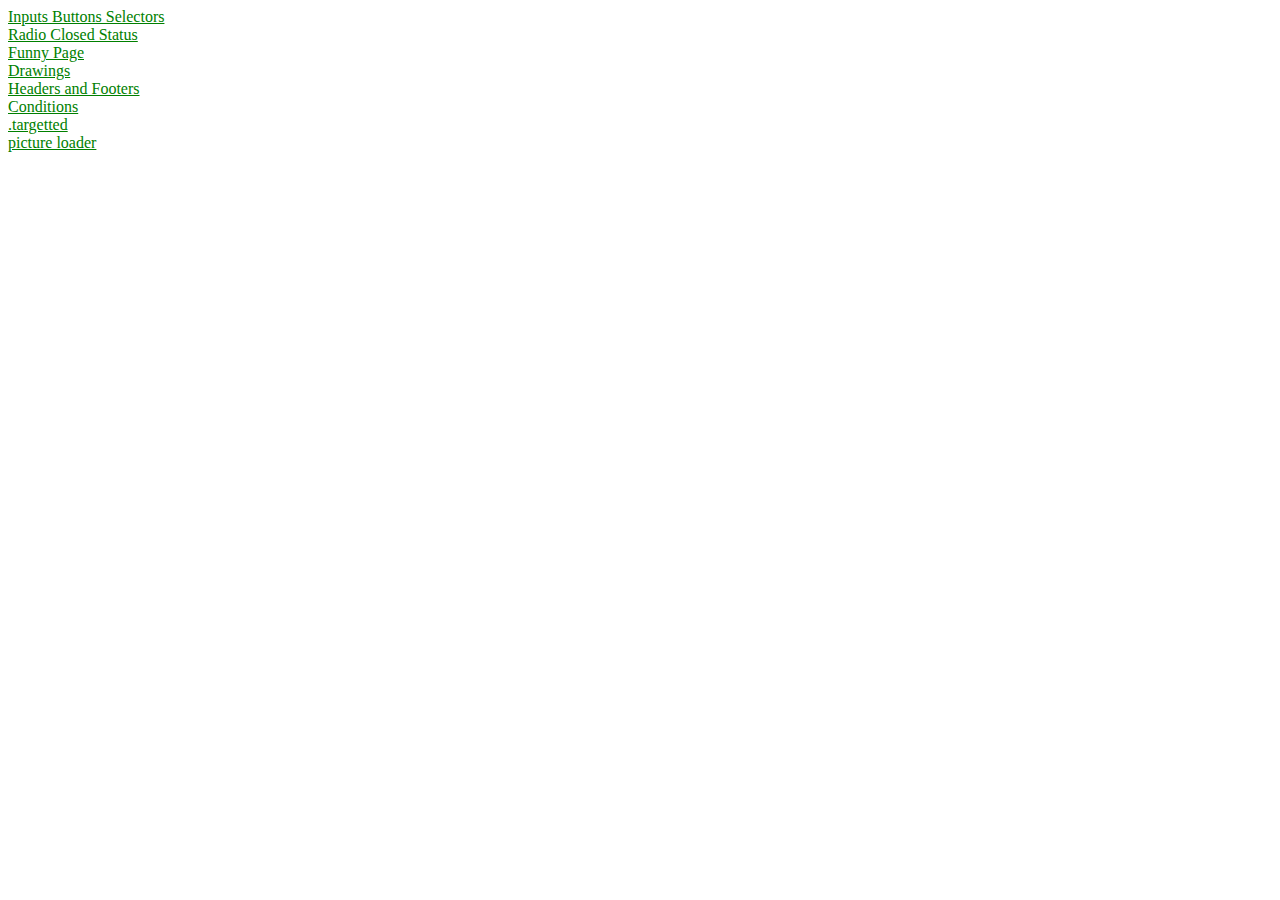
<file: index.html>
<!DOCTYPE html>
<html lang="en">
<head>
    <meta charset="UTF-8">
    <meta http-equiv="X-UA-Compatible" content="IE=edge">
    <meta name="viewport" content="width=device-width, initial-scale=1.0">
    <title>Layout</title>
    <link href="https://fonts.googleapis.com/icon?family=Material+Icons" rel="stylesheet">
    <title>Main</title>
</head>
<body link="green">
    <a href="inputs_buttons_selectors/index.html">Inputs Buttons Selectors</a>
    <br>
    <a href="radio_closed_status/index.html">Radio Closed Status</a>
    <br>
    <a href="funny_page/index.html">Funny Page</a>
    <br>
    <a href="drawings/index.html">Drawings</a>
    <br>
    <a href="headers_footers">Headers and Footers</a>
    <br>
    <a href="conditions">Conditions</a>
    <br>
    <a href="targetted page">.targetted</a>
    <br>
    <a href="pic_input">picture loader</a>
</body>
</html>
</file>
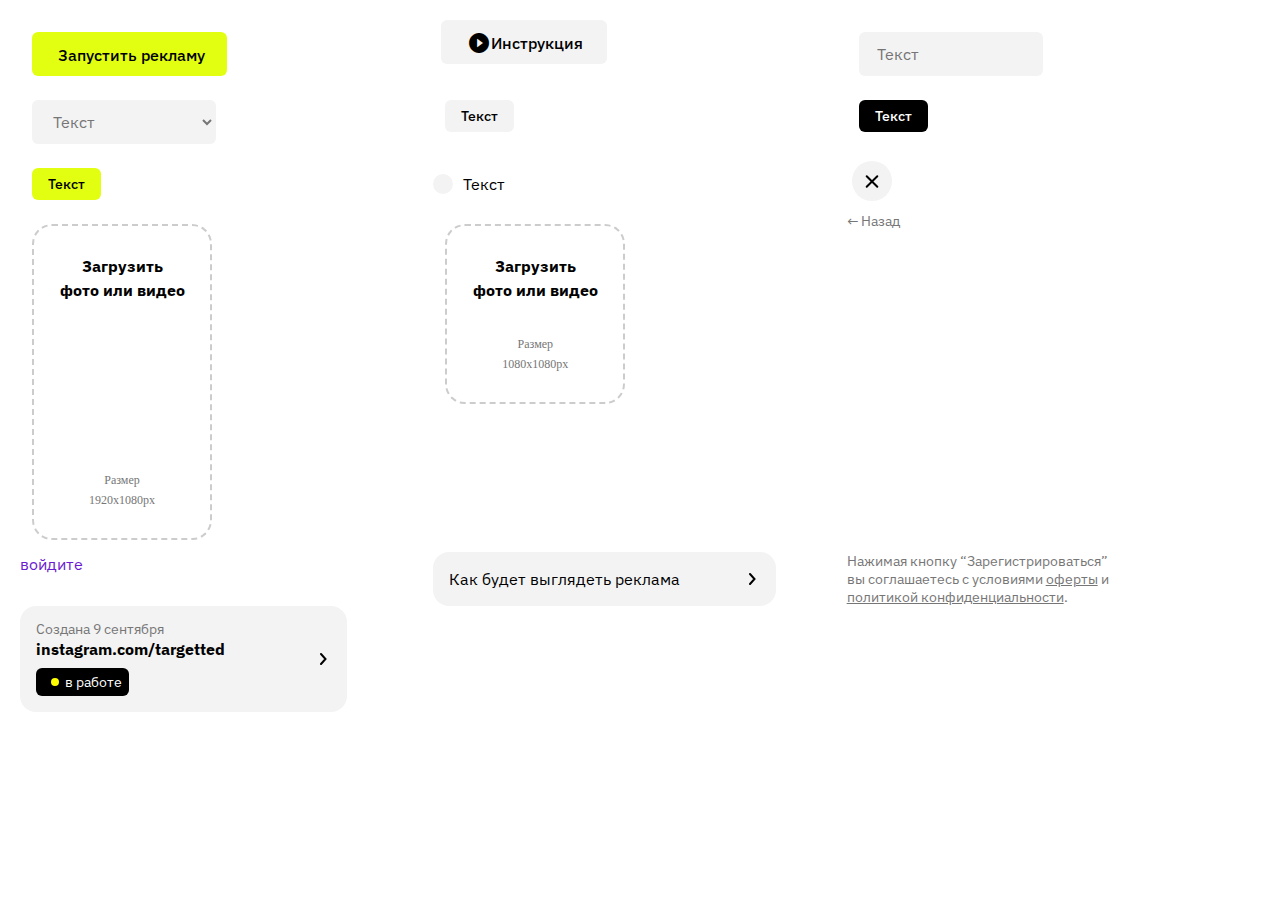
<file: conditions/index.html>
<!DOCTYPE html>
<html lang="en">

<head>
    <meta charset="UTF-8">
    <meta http-equiv="X-UA-Compatible" content="IE=edge">
    <meta name="viewport" content="width=device-width, initial-scale=1.0">
    <title>Conditions</title>
    <link rel="stylesheet" href="styles.css">
    <link rel="stylesheet" href="media-queries.css">
    <link rel="preconnect" href="https://fonts.googleapis.com">
    <link rel="preconnect" href="https://fonts.gstatic.com" crossorigin>
    <link href="https://fonts.googleapis.com/css2?family=IBM+Plex+Sans:wght@400;700&display=swap" rel="stylesheet">
    <link href="https://fonts.googleapis.com/icon?family=Material+Icons" rel="stylesheet">
</head>

<body>
    <div class="columns">




        <button class="element button_start_add">Запустить рекламу</button>
        <button class="element button_istruction"><i class="material-icons">play_circle_filled</i>Инструкция</button>
        <input type="text" placeholder="Текст" class="element input_element">
        <select name="" id="" class="element selector_element">
            <option value="1">Текст</option>
        </select>
        <button class="element small_button grey_button">Текст</button>
        <button class="element small_button black_button">Текст</button>
        <button class="element small_button yellow_button">Текст</button>

        <label for="myRadioId" class="radio">
            <input type="radio" name="myRadioField" id="myRadioId" class="radio_input">
            <div class="radio_radio"></div>
            Текст
        </label>

        <div class="closeV"></div>

        <div class="pic_load pic_load_big">
            <h1>Загрузить<br>фото или видео</h1>
            <div class="sizes">
                <h2>Размер<br>1920x1080px</h2>
            </div>
        </div>

        <div class="pic_load pic_load_small">
            <h1>Загрузить<br>фото или видео</h1>
            <h2>Размер<br>1080x1080px</h2>
        </div>

        <div class="back">← Назад</div>

        <div class="enter">войдите</div>

        <div class="button_how_will_the_add_look">
            Как будет выглядеть реклама <img src="..\svg\arrow_icon.svg" alt=""
                class="button_how_will_the_add_look_icon">
        </div>

        <div class="policy">Нажимая кнопку “Зарегистрироваться” вы соглашаетесь с условиями <a href=""
                class="oferta">оферты</a> и <a href="" class="policy_inner">политикой конфиденциальности</a>.</div>

        <div class="instagram_button">
            <p>Создана 9 сентября</p>
            <h3>instagram.com/targetted</h3>
            <div class="status black_status">
                <div class="status_ellipse" style="background-color:yellow;"></div>
                <div class="status_text"> в работе</div>
                <img src="..\svg\arrow_icon.svg" alt="" class="arrow_icon">
            </div>
        </div>
    </div>
</body>

</html>
</file>
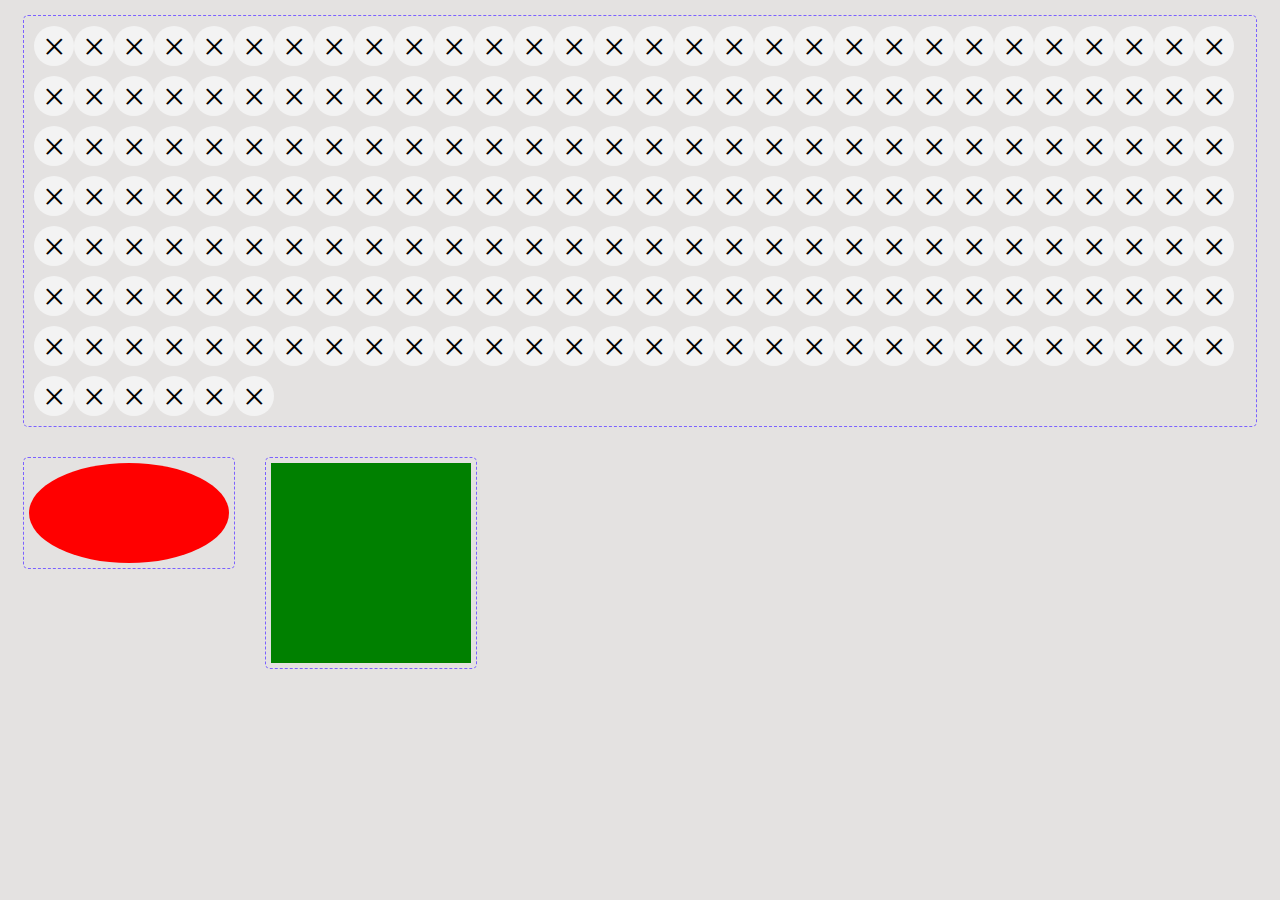
<file: funny_page/index.html>
<!DOCTYPE html>
<html lang="en">
<head>
    <meta charset="UTF-8">
    <meta http-equiv="X-UA-Compatible" content="IE=edge">
    <meta name="viewport" content="width=device-width, initial-scale=1.0">
    <title>Fun</title>
    <link rel="stylesheet" href="style.css">
</head>
<body>
    <div class="block">
        <div class="close close_white"></div>
        <div class="close close_white"></div>
        <div class="close close_white"></div>
        <div class="close close_white"></div>
        <div class="close close_white"></div>
        <div class="close close_white"></div>
        <div class="close close_white"></div>
        <div class="close close_white"></div>
        <div class="close close_white"></div>
        <div class="close close_white"></div>
        <div class="close close_white"></div>
        <div class="close close_white"></div>
        <div class="close close_white"></div>
        <div class="close close_white"></div>
        <div class="close close_white"></div>
        <div class="close close_white"></div>
        <div class="close close_white"></div>
        <div class="close close_white"></div>
        <div class="close close_white"></div>
        <div class="close close_white"></div>
        <div class="close close_white"></div>
        <div class="close close_white"></div>
        <div class="close close_white"></div>
        <div class="close close_white"></div>
        <div class="close close_white"></div>
        <div class="close close_white"></div>
        <div class="close close_white"></div>
        <div class="close close_white"></div>
        <div class="close close_white"></div>
        <div class="close close_white"></div>
        <div class="close close_white"></div>
        <div class="close close_white"></div>
        <div class="close close_white"></div>
        <div class="close close_white"></div>
        <div class="close close_white"></div>
        <div class="close close_white"></div>
        <div class="close close_white"></div>
        <div class="close close_white"></div>
        <div class="close close_white"></div>
        <div class="close close_white"></div>
        <div class="close close_white"></div>
        <div class="close close_white"></div>
        <div class="close close_white"></div>
        <div class="close close_white"></div>
        <div class="close close_white"></div>
        <div class="close close_white"></div>
        <div class="close close_white"></div>
        <div class="close close_white"></div>
        <div class="close close_white"></div>
        <div class="close close_white"></div>
        <div class="close close_white"></div>
        <div class="close close_white"></div>
        <div class="close close_white"></div>
        <div class="close close_white"></div>
        <div class="close close_white"></div>
        <div class="close close_white"></div>
        <div class="close close_white"></div>
        <div class="close close_white"></div>
        <div class="close close_white"></div>
        <div class="close close_white"></div>
        <div class="close close_white"></div>
        <div class="close close_white"></div>
        <div class="close close_white"></div>
        <div class="close close_white"></div>
        <div class="close close_white"></div>
        <div class="close close_white"></div>
        <div class="close close_white"></div>
        <div class="close close_white"></div>
        <div class="close close_white"></div>
        <div class="close close_white"></div>
        <div class="close close_white"></div>
        <div class="close close_white"></div>
        <div class="close close_white"></div>
        <div class="close close_white"></div>
        <div class="close close_white"></div>
        <div class="close close_white"></div>
        <div class="close close_white"></div>
        <div class="close close_white"></div>
        <div class="close close_white"></div>
        <div class="close close_white"></div>
        <div class="close close_white"></div>
        <div class="close close_white"></div>
        <div class="close close_white"></div>
        <div class="close close_white"></div>
        <div class="close close_white"></div>
        <div class="close close_white"></div>
        <div class="close close_white"></div>
        <div class="close close_white"></div>
        <div class="close close_white"></div>
        <div class="close close_white"></div>
        <div class="close close_white"></div>
        <div class="close close_white"></div>
        <div class="close close_white"></div>
        <div class="close close_white"></div>
        <div class="close close_white"></div>
        <div class="close close_white"></div>
        <div class="close close_white"></div>
        <div class="close close_white"></div>
        <div class="close close_white"></div>
        <div class="close close_white"></div>
        <div class="close close_white"></div>
        <div class="close close_white"></div>
        <div class="close close_white"></div>
        <div class="close close_white"></div>
        <div class="close close_white"></div>
        <div class="close close_white"></div>
        <div class="close close_white"></div>
        <div class="close close_white"></div>
        <div class="close close_white"></div>
        <div class="close close_white"></div>
        <div class="close close_white"></div>
        <div class="close close_white"></div>
        <div class="close close_white"></div>
        <div class="close close_white"></div>
        <div class="close close_white"></div>
        <div class="close close_white"></div>
        <div class="close close_white"></div>
        <div class="close close_white"></div>
        <div class="close close_white"></div>
        <div class="close close_white"></div>
        <div class="close close_white"></div>
        <div class="close close_white"></div>
        <div class="close close_white"></div>
        <div class="close close_white"></div>
        <div class="close close_white"></div>
        <div class="close close_white"></div>
        <div class="close close_white"></div>
        <div class="close close_white"></div>
        <div class="close close_white"></div>
        <div class="close close_white"></div>
        <div class="close close_white"></div>
        <div class="close close_white"></div>
        <div class="close close_white"></div>
        <div class="close close_white"></div>
        <div class="close close_white"></div>
        <div class="close close_white"></div>
        <div class="close close_white"></div>
        <div class="close close_white"></div>
        <div class="close close_white"></div>
        <div class="close close_white"></div>
        <div class="close close_white"></div>
        <div class="close close_white"></div>
        <div class="close close_white"></div>
        <div class="close close_white"></div>
        <div class="close close_white"></div>
        <div class="close close_white"></div>
        <div class="close close_white"></div>
        <div class="close close_white"></div>
        <div class="close close_white"></div>
        <div class="close close_white"></div>
        <div class="close close_white"></div>
        <div class="close close_white"></div>
        <div class="close close_white"></div>
        <div class="close close_white"></div>
        <div class="close close_white"></div>
        <div class="close close_white"></div>
        <div class="close close_white"></div>
        <div class="close close_white"></div>
        <div class="close close_white"></div>
        <div class="close close_white"></div>
        <div class="close close_white"></div>
        <div class="close close_white"></div>
        <div class="close close_white"></div>
        <div class="close close_white"></div>
        <div class="close close_white"></div>
        <div class="close close_white"></div>
        <div class="close close_white"></div>
        <div class="close close_white"></div>
        <div class="close close_white"></div>
        <div class="close close_white"></div>
        <div class="close close_white"></div>
        <div class="close close_white"></div>
        <div class="close close_white"></div>
        <div class="close close_white"></div>
        <div class="close close_white"></div>
        <div class="close close_white"></div>
        <div class="close close_white"></div>
        <div class="close close_white"></div>
        <div class="close close_white"></div>
        <div class="close close_white"></div>
        <div class="close close_white"></div>
        <div class="close close_white"></div>
        <div class="close close_white"></div>
        <div class="close close_white"></div>
        <div class="close close_white"></div>
        <div class="close close_white"></div>
        <div class="close close_white"></div>
        <div class="close close_white"></div>
        <div class="close close_white"></div>
        <div class="close close_white"></div>
        <div class="close close_white"></div>
        <div class="close close_white"></div>
        <div class="close close_white"></div>
        <div class="close close_white"></div>
        <div class="close close_white"></div>
        <div class="close close_white"></div>
        <div class="close close_white"></div>
        <div class="close close_white"></div>
        <div class="close close_white"></div>
        <div class="close close_white"></div>
        <div class="close close_white"></div>
        <div class="close close_white"></div>
        <div class="close close_white"></div>
        <div class="close close_white"></div>
        <div class="close close_white"></div>
        <div class="close close_white"></div>
        <div class="close close_white"></div>
        <div class="close close_white"></div>
        <div class="close close_white"></div>
        <div class="close close_white"></div>
        <div class="close close_white"></div>
        <div class="close close_white"></div>
        <div class="close close_white"></div>
        <div class="close close_white"></div>
        <div class="close close_white"></div>
        <div class="close close_white"></div>
        
        
    </div>


    <div class="blocks">
        <div class="block block_ellips">
                

            <div class="ellips ">
                <div class="in_circle_magic">
                </div>
            </div>

        </div>

        <div class="block_square">
            <div class="square "></div>
        </div>

       
    </div>
</body>
</html>
</file>
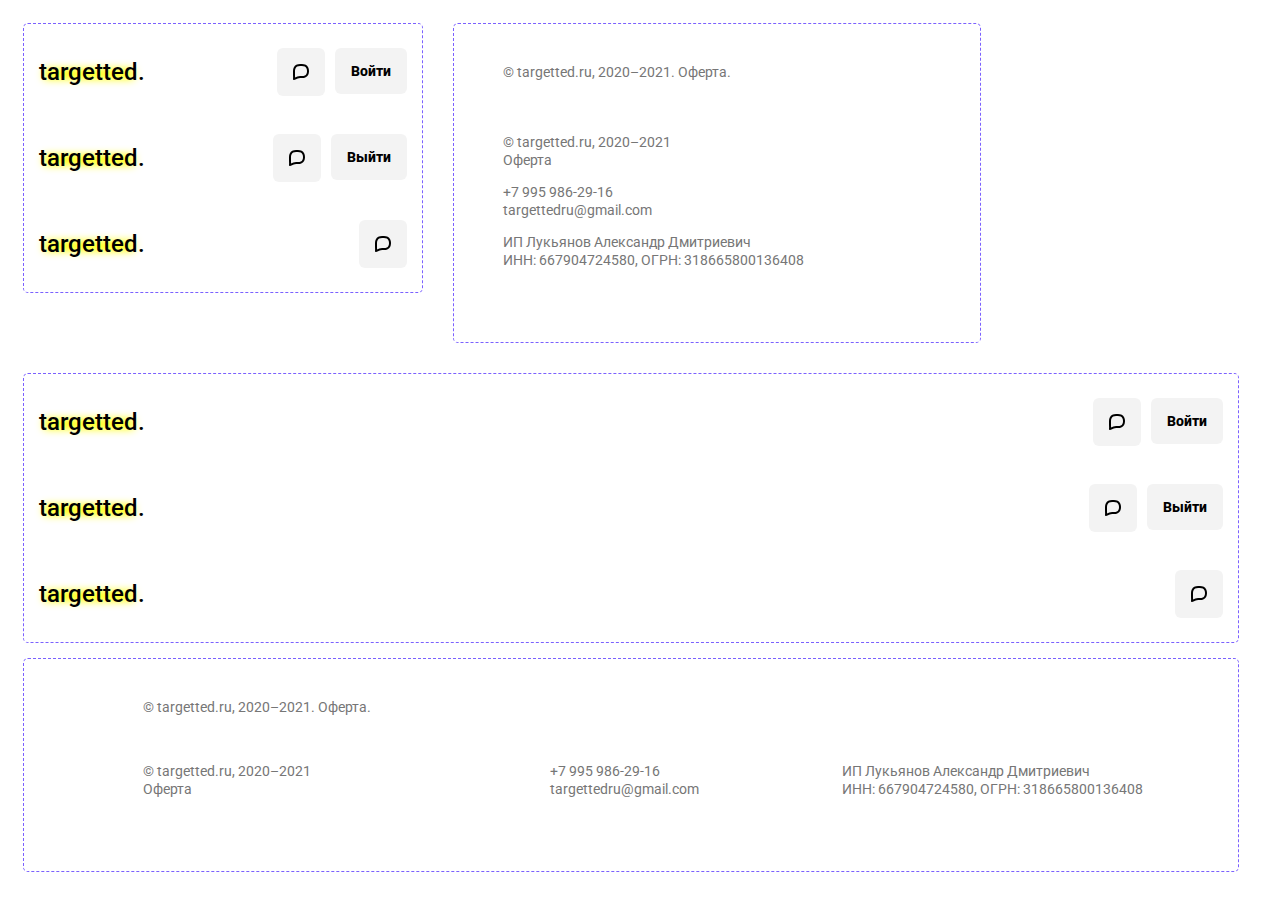
<file: headers_footers/index.html>
<!DOCTYPE html>
<html lang="en">
<head>
    <meta charset="UTF-8">
    <meta http-equiv="X-UA-Compatible" content="IE=edge">
    <meta name="viewport" content="width=device-width, initial-scale=1.0">
    <title>Document</title>
    <link rel="stylesheet" href="style.css">
    <link rel="preconnect" href="https://fonts.googleapis.com">
<link rel="preconnect" href="https://fonts.gstatic.com" crossorigin>
<link href="https://fonts.googleapis.com/css2?family=IBM+Plex+Sans:ital,wght@0,500;1,300&family=Roboto&display=swap" rel="stylesheet">
</head>
<body>
    <div class="blocks">
        <div class="block">
            <header>
                <h3 class="targetted">targetted.</h3>
                <div class="buttons">            
                    <div class="button_block button_block_msg">
                        <img src="..\svg\msg_icon.svg" alt="">
                    </div>
                    <div class="button_block button_block_text"><div>Войти</div></div>
                </div>
            </header>
            <header>
                <h3 class="targetted">targetted.</h3>
                <div class="buttons">
                    <div class="button_block button_block_msg">
                        <img src="..\svg\msg_icon.svg" alt="">
                    </div>
                    <div class="button_block button_block_text"><div>Выйти</div></div>
                </div>
            </header>
            <header>
                <h3 class="targetted">targetted.</h3>
                <div class="buttons">
                    <div class="button_block button_block_msg">
                        <img src="..\svg\msg_icon.svg" alt="">
                    </div>
                </div>
            </header>
        </div>

        <div class="block">
            <footer style="width: 415px;">
                <p style="margin-bottom: 52px">© targetted.ru, 2020–2021. Оферта.</p>
                <p style="margin-bottom: 8px">© targetted.ru, 2020–2021 <br> Оферта</p>
                <p style="margin-bottom: 8px">+7 995 986-29-16 <br>targettedru@gmail.com</p>
                <p>ИП Лукьянов Александр Дмитриевич <br>ИНН: 667904724580, ОГРН: 318665800136408</p>
            </footer>
        </div>
    </div>

    <div class="block desktop">
        <header>
            <h3 class="targetted">targetted.</h3>
            <div class="buttons">            
                <div class="button_block button_block_msg">
                    <img src="..\svg\msg_icon.svg" alt="">
                </div>
                <div class="button_block button_block_text"><div>Войти</div></div>
            </div>
        </header>
        <header>
            <h3 class="targetted">targetted.</h3>
            <div class="buttons">
                <div class="button_block button_block_msg">
                    <img src="..\svg\msg_icon.svg" alt="">
                </div>
                <div class="button_block button_block_text"><div>Выйти</div></div>
            </div>
        </header>
        <header>
            <h3 class="targetted">targetted.</h3>
            <div class="buttons">
                <div class="button_block button_block_msg">
                    <img src="..\svg\msg_icon.svg" alt="">
                </div>
            </div>
        </header>
    </div>
    <div class="block desktop">
        
        <footer>
            <div>
                <p>© targetted.ru, 2020–2021. Оферта.</p>
                <br>
                <p>© targetted.ru, 2020–2021 <br> Оферта</p>
            </div>
            <div>
               
                <p>+7 995 986-29-16 <br>targettedru@gmail.com</p>
            </div>
            <div>
               
                <p>ИП Лукьянов Александр Дмитриевич <br> ИНН: 667904724580, ОГРН: 318665800136408</p>
            </div>
        </footer>
    
    </div>
</body>
</html>
</file>
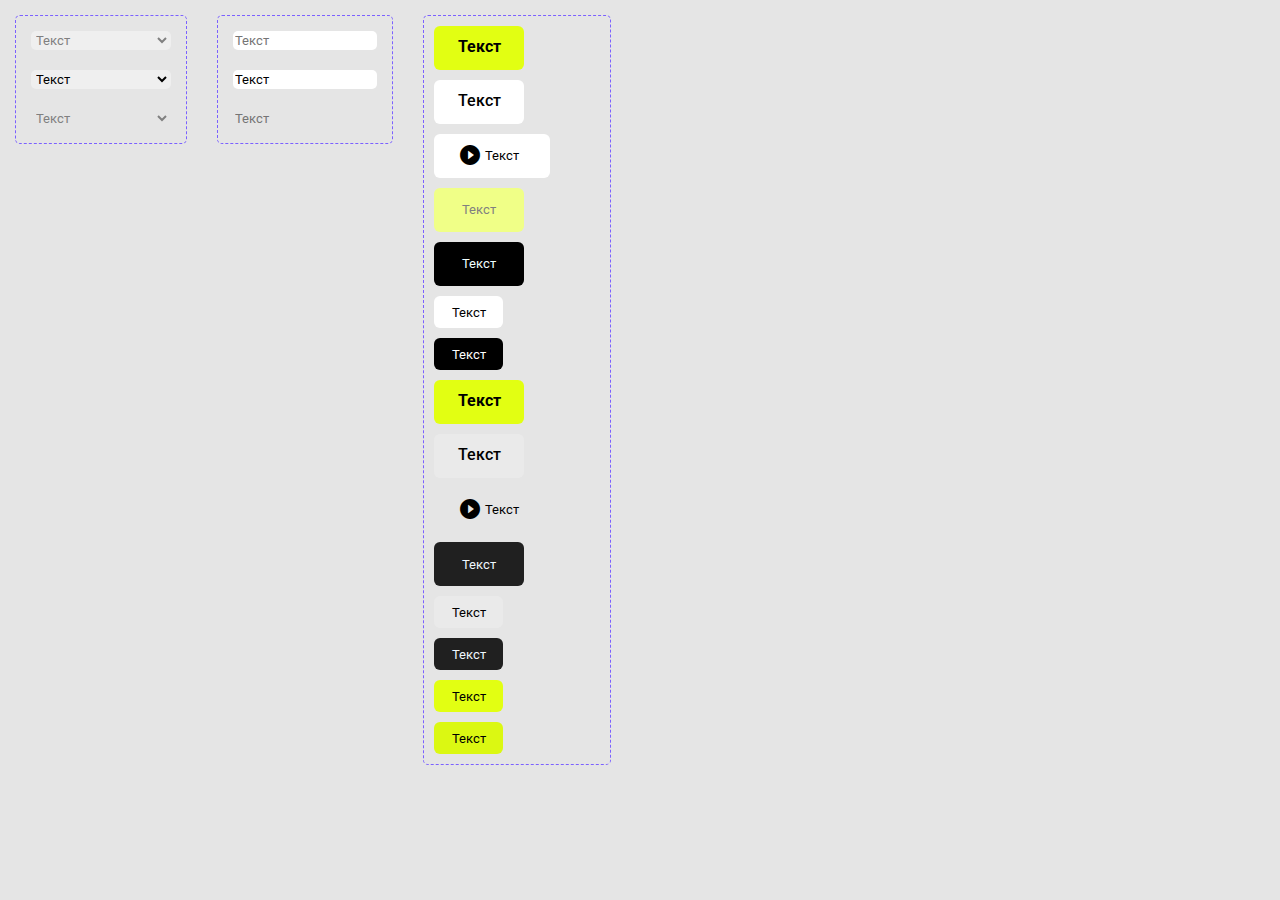
<file: inputs_buttons_selectors/index.html>
<!DOCTYPE html>
<html lang="en">

<head>
    <meta charset="UTF-8">
    <meta http-equiv="X-UA-Compatible" content="IE=edge">
    <meta name="viewport" content="width=device-width, initial-scale=1.0">
    <title>Layout</title>
    <link rel="stylesheet" href="style.css">
    <link rel="preconnect" href="https://fonts.googleapis.com">
    <link rel="preconnect" href="https://fonts.gstatic.com" crossorigin>
    <link href="https://fonts.googleapis.com/css2?family=IBM+Plex+Sans:wght@500&family=Roboto&display=swap"
        rel="stylesheet">
    <link href="https://fonts.googleapis.com/icon?family=Material+Icons" rel="stylesheet">
</head>

<body>
    <div class="blocks">
        <div class="block">
            <div>
                <select name="Select_one" id="" class="select_first">
                    <option value="1">Текст</option>
                    <option value="2">Другой Текст</option>
                    <option value="3">Третий текст</option>
                </select>
            </div>
            <div>
                <select name="Select_two" id="" class="select_second">
                    <option value="1">Текст</option>
                    <option value="2">Вариант 2</option>
                    <option value="3">Третий Вариант</option>
                </select>
            </div>
            <div>
                <select name="Select_three" id="" class="select_third">
                    <option value="1">Текст</option>
                    <option value="2">Текст 2</option>
                    <option value="3">текст 3</option>
                </select>
            </div>
        </div>

        <div class="block">
            <div><input type="text" class="input_first" placeholder="Текст"></div>
            <div><input type="text" class="input_second" placeholder="Текст"></div>
            <div><input type="text" class="input_third" placeholder="Текст"></div>
        </div>

        <div class="block">
            <div class="buttons">
                <button class="button_1">Текст</button>
                <button class="button_2">Текст</button>
                <button class="button_3"><i class="material-icons">play_circle_filled</i>
                    <p class="play_button"> Текст</p>
                </button>
                <button class="button_4">Текст</button>
                <button class="button_5">Текст</button>
                <button class="button_6">Текст</button>
                <button class="button_7">Текст</button>
                <button class="button_1">Текст</button>
                <button class="button_9">Текст</button>
                <button class="button_10"><i class="material-icons">play_circle_filled</i>
                    <p class="play_button"> Текст</p>
                </button>
                <button class="button_11">Текст</button>
                <button class="button_12">Текст</button>
                <button class="button_13">Текст</button>
                <button class="button_14">Текст</button>
                <button class="button_15">Текст</button>
            </div>
        </div>
    </div>
</body>

</html>
</file>
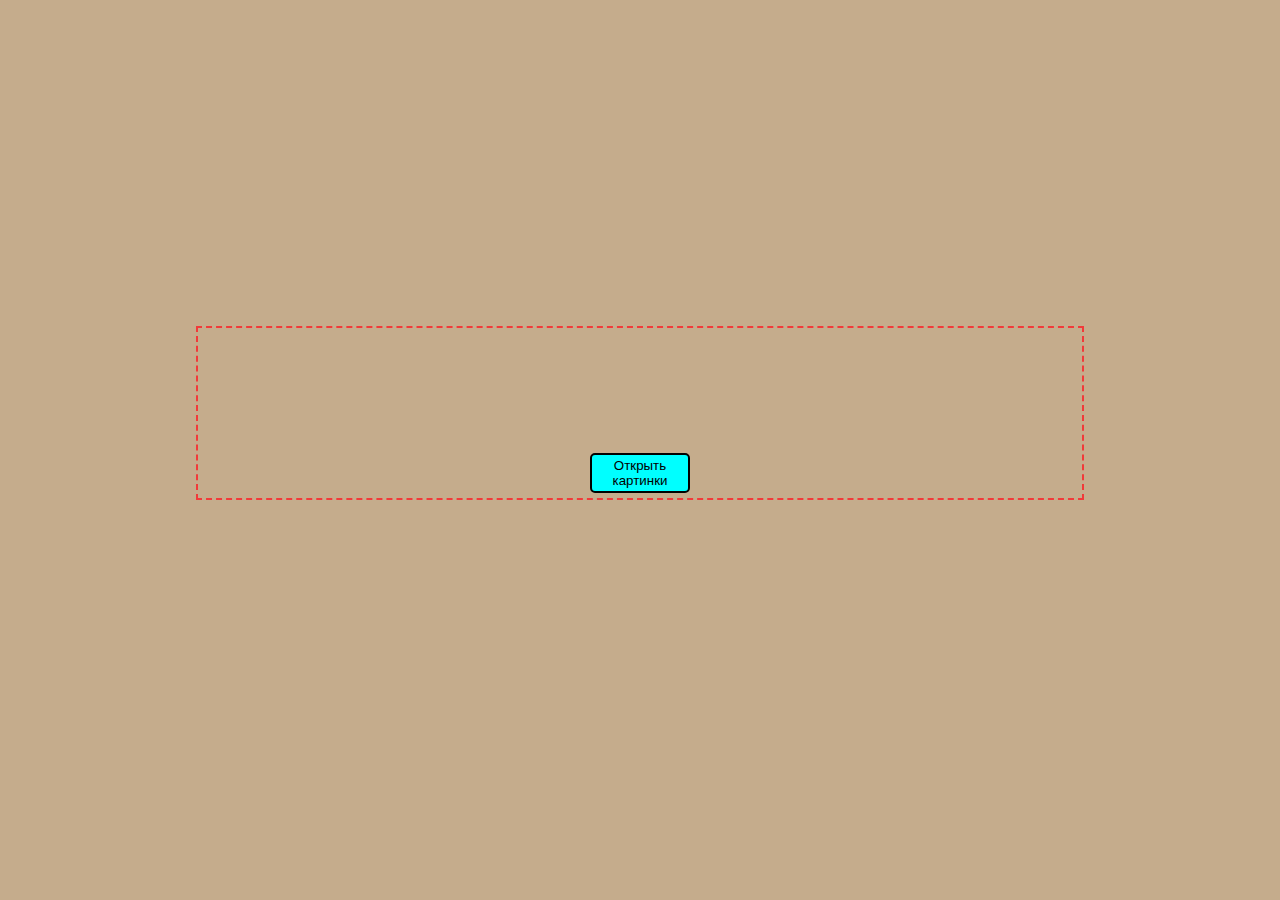
<file: pic_input/index.html>
<!DOCTYPE html>
<html lang="en">
<head>
    <meta charset="UTF-8">
    <meta http-equiv="X-UA-Compatible" content="IE=edge">
    <meta name="viewport" content="width=device-width, initial-scale=1.0">
    <title>Pic input</title>
    <link rel="stylesheet" href="styles.css">
</head>
<body>

    <div class="wrapper">
        <label class="pic_input">
            <input type="file" id="input_pic" multiple accept="image/jpeg,image/png,image/jpg">
            <button class="btn">Открыть картинки</button>
        </label>
    </div>

    <script src="app.js"></script>
</body>
</html>
</file>
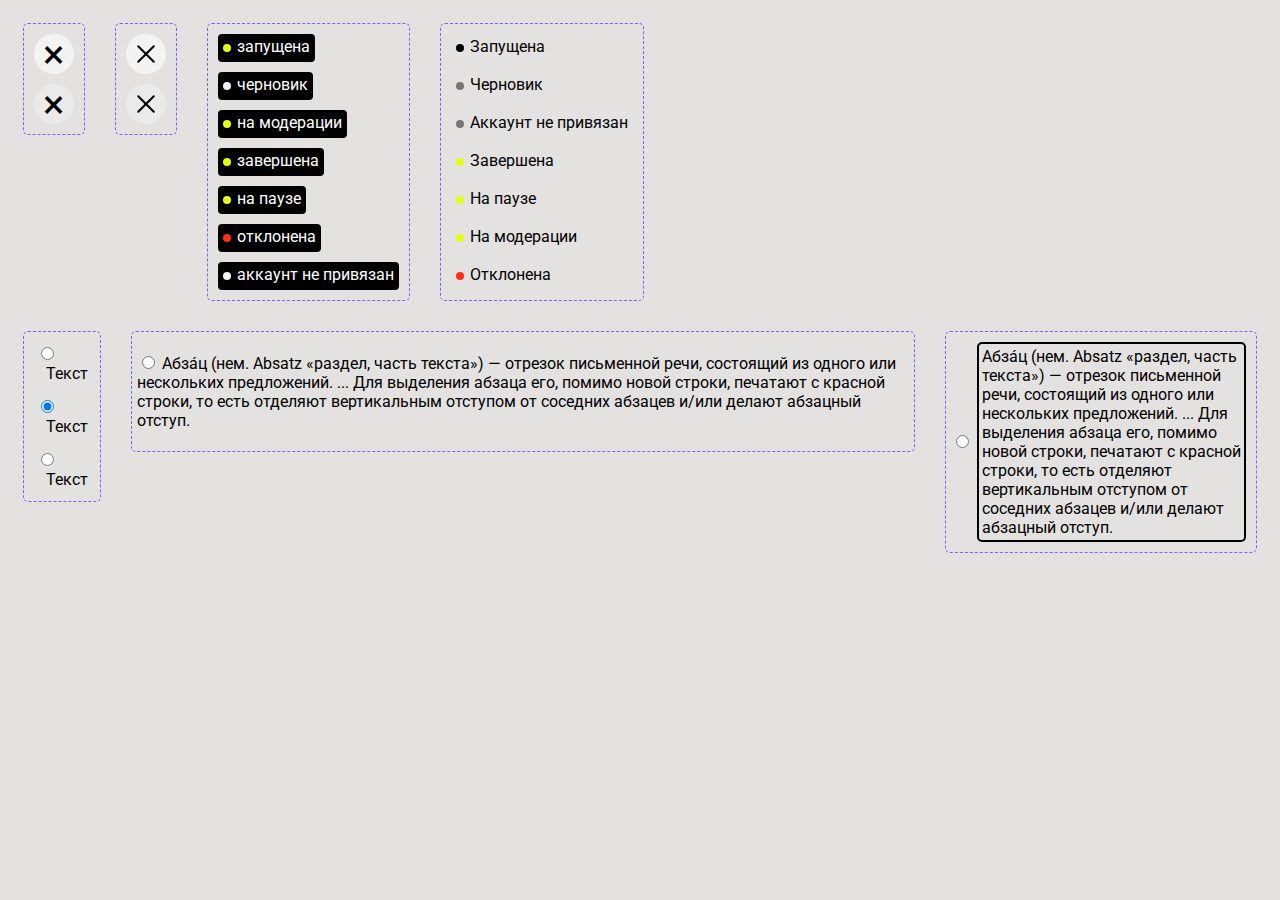
<file: radio_closed_status/index.html>
<!DOCTYPE html>
<html lang="en">

<head>
    <meta charset="UTF-8">
    <meta http-equiv="X-UA-Compatible" content="IE=edge">
    <meta name="viewport" content="width=device-width, initial-scale=1.0">
    <title>layout</title>
    <link rel="preconnect" href="https://fonts.googleapis.com">
<link rel="preconnect" href="https://fonts.gstatic.com" crossorigin>
<link href="https://fonts.googleapis.com/css2?family=IBM+Plex+Sans:wght@300;500&family=Roboto&display=swap" rel="stylesheet">
    <link rel="stylesheet" href="style.css">
</head>

<body>

    <div class="blocks">
        <div class="block">
            <div class="close close_white"></div>
            <div class="close close_grey"></div>
        </div>

        <div class="block">
            <div class="closeV close_white"></div>
            <div class="closeV close_grey"></div>
        </div>

        <div class="block status_block">
            <div class="status black_status">
                <div class="status_ellipse" style="background-color: var(--yellow);"></div>
                <div class="status_text"> запущена</div>                
            </div>
            <div class="status black_status">
                <div class="status_ellipse" style="background-color: var(--grey);"></div>
                <div class="status_text"> черновик</div>                
            </div>
            <div class="status black_status">
                <div class="status_ellipse" style="background-color: var(--yellow);"></div>
                <div class="status_text"> на модерации</div>                
            </div>
            <div class="status black_status">
                <div class="status_ellipse" style="background-color: var(--yellow);"></div>
                <div class="status_text"> завершена</div>                
            </div>
            <div class="status black_status">
                <div class="status_ellipse" style="background-color: var(--yellow);"></div>
                <div class="status_text"> на паузе</div>                
            </div>
            <div class="status black_status">
                <div class="status_ellipse" style="background-color: var(--red);"></div>
                <div class="status_text"> отклонена</div>                
            </div>
            <div class="status black_status">
                <div class="status_ellipse" style="background-color: var(--grey);"></div>
                <div class="status_text"> аккаунт не привязан</div>                
            </div>
        </div>
        <div class="block status_block">
            <div class="status grey_status">
                <div class="status_ellipse" style="background-color: var(--black);"></div>
                <div class="status_text"> Запущена</div>                
            </div>
            <div class="status grey_status">
                <div class="status_ellipse" style="background-color: var(--dark_gray);"></div>
                <div class="status_text"> Черновик</div>                
            </div>
            <div class="status grey_status">
                <div class="status_ellipse" style="background-color: var(--dark_gray);"></div>
                <div class="status_text"> Аккаунт не привязан</div>                
            </div>
            <div class="status grey_status ">
                <div class="status_ellipse" style="background-color: var(--yellow);"></div>
                <div class="status_text"> Завершена</div>                
            </div>
            <div class="status grey_status">
                <div class="status_ellipse" style="background-color: var(--yellow);"></div>
                <div class="status_text"> На паузе</div>                
            </div>
            <div class="status grey_status">
                <div class="status_ellipse" style="background-color: var(--yellow);"></div>
                <div class="status_text"> На модерации</div>                
            </div>
            <div class="status grey_status">
                <div class="status_ellipse" style="background-color: var(--red);"></div>
                <div class="status_text"> Отклонена</div>                
            </div>
        </div>
    </div>




    <div class="blocks">
        <div class="block">
            <div class="radio">
                <input type="radio" id="First">
                <label for="First">Текст</label>
            </div>
            <div class="radio">
                <input type="radio" id="Second" checked>
                <label for="Second">Текст</label>
            </div>
            <div class="radio">
                <input type="radio" id="Third">
                <label for="Third">Текст</label>
            </div>
        </div>

        <div class="block">
            <p>
                <input type="radio">
                Абза́ц (нем. Absatz «раздел, часть текста») — отрезок письменной речи, состоящий из одного или
                нескольких предложений. ... Для выделения абзаца его, помимо новой строки, печатают с красной строки, то
                есть отделяют вертикальным отступом от соседних абзацев и/или делают абзацный отступ.
            </p>
        </div>

        <div class="blocks">
            <div class="block2">
                <div class="centered_radio">
                    <input type="radio">
                </div>
                <div class="thingy">
                    Абза́ц (нем. Absatz «раздел, часть текста») — отрезок письменной речи, состоящий из одного или
                    нескольких предложений. ... Для выделения абзаца его, помимо новой строки, печатают с красной
                    строки, то есть отделяют вертикальным отступом от соседних абзацев и/или делают абзацный отступ.
                </div>
            </div>
        </div>
    </div>

</body>

</html>
</file>
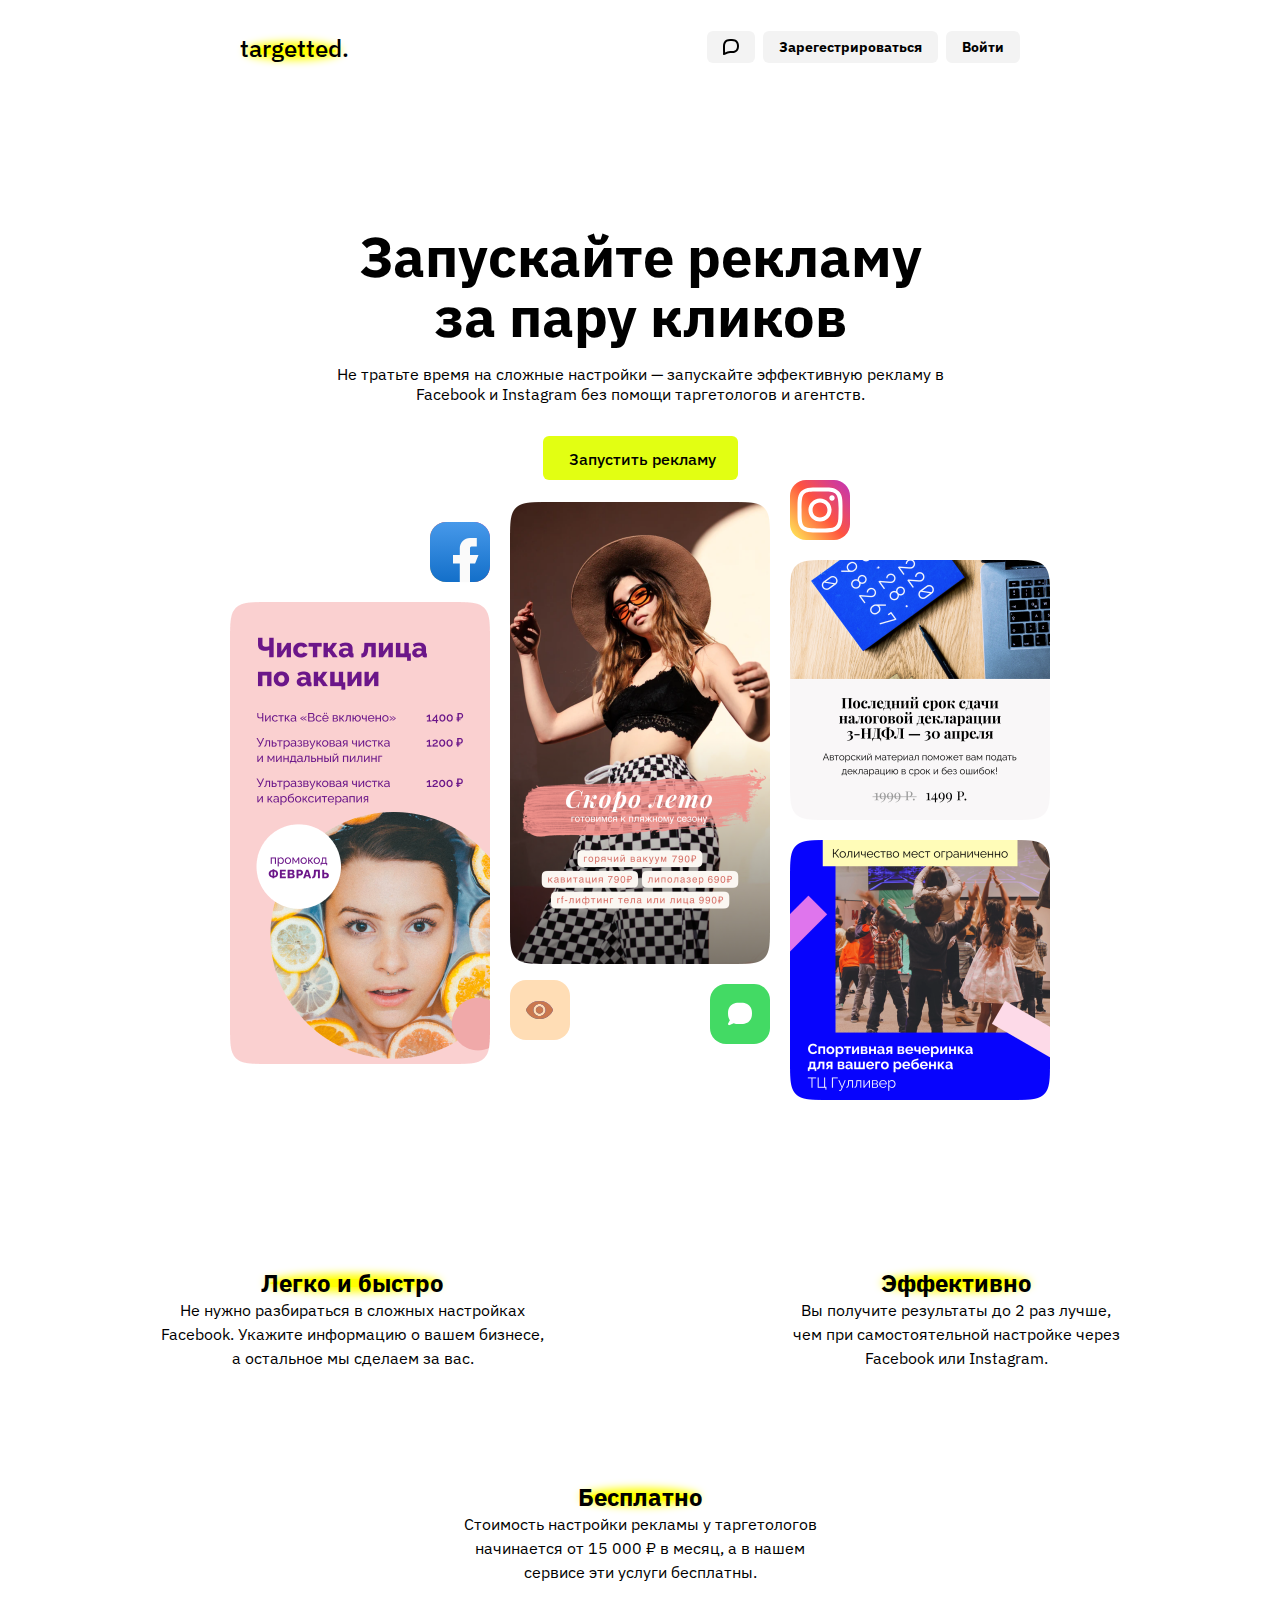
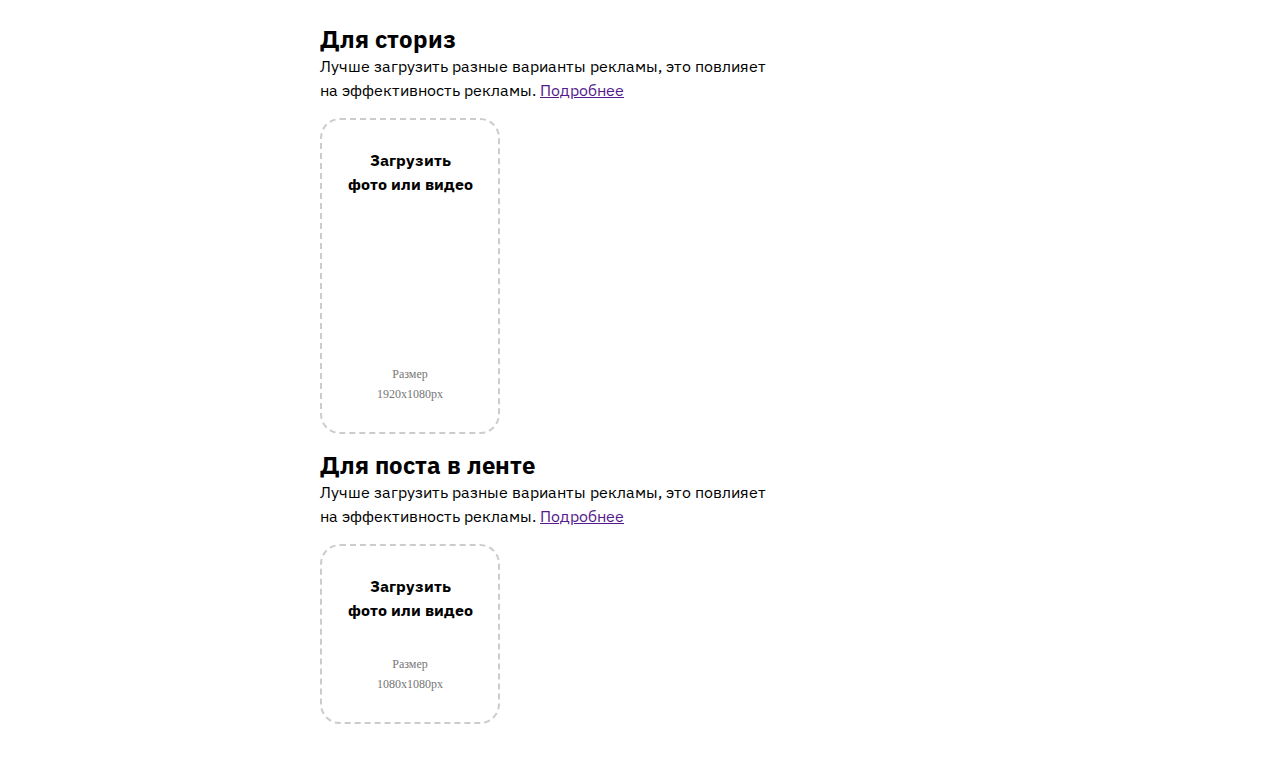
<file: targetted page/index.html>
<!DOCTYPE html>
<html lang="en">

<head>
    <meta charset="UTF-8">
    <meta http-equiv="X-UA-Compatible" content="IE=edge">
    <meta name="viewport" content="width=device-width, initial-scale=1.0">
    <link rel="stylesheet" href="styles.css">
    <link rel="stylesheet" href="media-queries.css">
    <link rel="preconnect" href="https://fonts.googleapis.com">
    <link rel="preconnect" href="https://fonts.gstatic.com" crossorigin>
    <link
        href="https://fonts.googleapis.com/css2?family=IBM+Plex+Sans:ital,wght@0,100;0,200;0,300;0,400;0,500;0,600;0,700;1,100;1,200;1,300;1,400;1,500;1,600;1,700&display=swap"
        rel="stylesheet">
    <title>targeted</title>
</head>

<body>
    <div class="newclass">
        <header>
            <h3 class="targetted">targetted.</h3>
            <div class="buttons">
                <div class="button_block button_block_msg">
                    <img src="..\svg\msg_icon.svg" alt="">
                </div>
                <div class="button_block button_block_text desktop_only">
                    <div>Зарегестрироваться</div>
                </div>
                <div class="button_block button_block_text">
                    <div>Войти</div>
                </div>
            </div>
        </header>
        


        <h1 class="header_1">Запускайте рекламу за пару кликов</h1>
        <p class="header_2">Не тратьте время на сложные настройки — запускайте эффективную рекламу в Facebook и Instagram
            без помощи таргетологов и агентств.</p>
        <div class="element_wrapper">
            <button class="element button_start_add">Запустить рекламу</button>
        </div>

        
        <div class="pic_wrapper">
            <div class="pictures">
                <a href="https://www.youtube.com/watch?v=dQw4w9WgXcQ" class="facebook"><img src="../svg/facebook.svg" alt=""></a>
                <div><img src="../svg/lady with oranges.png" class="girl_with_oranges" alt=""></div>
                <div><img src="../svg/dancing.png" class="dancing" alt=""></div>
                <a href="https://www.youtube.com/watch?v=dQw4w9WgXcQ" class="eye"><img src="../svg/eye.svg" alt=""></a>
                <a href="https://www.whatsapp.com/" class="watsup"><img src="../svg/watsup.svg" alt=""></a>
                <a href="https://www.youtube.com/watch?v=yKQ_sQKBASM" class="instagram"><img src="../svg/instagram.svg" alt=""></a>
                <div ><img src="../svg/taxing.png" class="taxing" alt=""></div>
                <div ><img src="../svg/party.png" class="party" alt=""></div>
            </div>
        </div>


        <div class="wrapper">
            <div class="three_text_blocks">
                <div class="one_of_three_blocks simple_and_fast"><h2 class="one_ofThre_blocks_header">Легко и быстро</h2><p class="p2">Не нужно разбираться в сложных настройках Facebook. Укажите информацию о вашем бизнесе, а остальное мы сделаем за вас.</p></div>
                <div class="one_of_three_blocks effective"><h2 class="one_ofThre_blocks_header">Эффективно</h2><p class="p2">Вы получите результаты до 2 раз лучше, чем при самостоятельной настройке через Facebook или Instagram.</p></div>
                <div class="one_of_three_blocks free"><h2 class="one_ofThre_blocks_header">Бесплатно</h2><p class="p2">Стоимость настройки рекламы у таргетологов начинается от 15 000 ₽ в месяц, а в нашем сервисе эти услуги бесплатны.  </p></div>
            </div>
        </div>




        <div class="photos_adding_block">
            

            <h1 class="header_3">Для сториз</h1>
            <p class="header_4">Лучше загрузить разные варианты рекламы, это повлияет <br> на эффективность рекламы. <a href="">Подробнее</a></p>

            
            
            <div class="big_photos_wrapper">
                
                <!-- big photos -->

                <div class="pic_load pic_load_big">
                    <h1>Загрузить<br>фото или видео</h1>
                    <div class="sizes">
                        <h2>Размер<br>1920x1080px</h2>
                    </div>
                    <input type="file" class="big_pic_input pic_input" multiple max=""
                        accept="image/jpeg,image/png,image/jpg">
                </div>


            </div>

            <h1 class="header_3">Для поста в ленте</h1>
            <p class="header_4">Лучше загрузить разные варианты рекламы, это повлияет <br> 
                на эффективность рекламы. <a href="">Подробнее</a></p>







            <!-- small photos -->

            <div class="small_photos_wrapper">

               

               
                <div class="pic_load pic_load_small">
                    <h1>Загрузить<br>фото или видео</h1>
                    <h2>Размер<br>1080x1080px</h2>
                    <input type="file" class="small_pic_input pic_input" multiple
                         accept="image/jpeg,image/png,image/jpg">
                </div>
            </div>

            
        </div>


    </div>
    <script src="app.js"></script>
</body>

</html>
</file>
<file: conditions/styles.css>
* {
    padding: 0;
    margin: 0px;
    font-family: 'IBM Plex Sans', sans-serif;
    transition: all 0.2s 0.1s;
}

:root {
    --yellow_button: rgba(226, 255, 18, 1);
    --yellow_button_hover: rgba(219, 248, 18, 1);
    --grey_button: rgba(243, 243, 243, 1);
    --grey_button_hover: rgba(234, 234, 234, 1);
    --black: black;
    --grey_text: rgba(118, 118, 118, 1);
}


body {
    background-color: white;
}



.columns {
    margin: 20px;
    display: grid;
    grid-template-columns: 1fr 1fr 1fr;
}


.element {
    margin: 12px;
    border-radius: 6px;
    border-color: transparent;
    white-space: nowrap;
}


.button_start_add {
    background-color: var(--yellow_button);
    padding: 9px 24px 11px;
    width: 195px;
    height: 44px;
    font-family: IBM Plex Sans;
    font-style: normal;
    font-weight: 500;
    font-size: 16px;
    text-align: center;
    line-height: 24px;
    color: #000000;
    flex: none;
    order: 0;
    flex-grow: 0;
}

.button_start_add:hover {
    background-color: var(--yellow_button_hover);
}


.button_istruction {
    display: flex;
    flex-direction: row;
    align-items: flex-start;
    padding: 9px 24px 11px;
    width: 166px;
    height: 44px;
    background-color: var(--grey_button);
    font-family: IBM Plex Sans;
    font-style: normal;
    font-weight: 500;
    font-size: 16px;
    line-height: 24px;
    text-align: center;
    color: #000000;
    flex: none;
    flex-grow: 0;
    margin: 0px 8px;
}

.button_istruction:hover {
    background-color: var(--grey_button_hover);
}


.input_element {
    box-sizing: border-box;
    width: 184px;
    height: 44px;
    background: var(--grey_button);
    font-family: IBM Plex Sans;
    font-style: normal;
    font-weight: normal;
    font-size: 16px;
    line-height: 24px;
    color: #767676;
    padding-left: 16px;
}

.input_element:hover {
    background-color: var(--grey_button_hover);
}

.selector_element {
    box-sizing: border-box;
    width: 184px;
    height: 44px;
    background: var(--grey_button);
    font-style: normal;
    font-weight: normal;
    font-size: 16px;
    line-height: 24px;
    color: #767676;
    padding-left: 16px;
}

.selector_element:hover {
    background-color: var(--grey_button_hover);
}

.small_button {
    box-sizing: border-box;
    width: 69px;
    height: 32px;
    font-family: IBM Plex Sans;
    font-style: normal;
    font-weight: 500;
    font-size: 14px;
    line-height: 18px;
}


.grey_button {
    background-color: var(--grey_button);
}

.grey_button:hover {
    background-color: var(--grey_button_hover);
}

.yellow_button {
    background-color: var(--yellow_button);
}

.yellow_button:hover {
    background-color: var(--yellow_button_hover);
}

.black_button {
    color: white;
    background-color: black;
}

.black_button:hover {
    background-color: rgba(32, 32, 32, 1);
}



.closeV {
    width: 40px;
    height: 40px;
    margin: 5px;
    border-radius: 50%;
    position: relative;
    background-color: var(--grey_button);
}

.closeV::after {
    display: block;
    content: '';
    position: absolute;
    width: 2px;
    height: 17px;
    background-color: var(--black);
    top: 12px;
    right: 19px;
    border-radius: 2px;
    transform: rotate(45deg);
}

.closeV::before {
    display: block;
    content: '';
    position: absolute;
    width: 2px;
    height: 17px;
    background-color: var(--black);
    top: 12px;
    right: 19px;
    border-radius: 2px;
    transform: rotate(-45deg);

}

.closeV:hover {
    background-color: var(--grey_button_hover);
}


.radio {
    display: inline-flex;
    align-items: center;
    font-family: IBM Plex Sans;
    font-style: normal;
    font-weight: normal;
    font-size: 16px;
    line-height: 24px;
}

.radio_input {
    display: none;
}

.radio_radio {
    width: 1.25em;
    height: 1.25em;
    border: 2px solid var(--grey_button);
    background-color: var(--grey_button);
    border-radius: 50%;
    margin-right: 10px;
    box-sizing: border-box;
    padding: 2px;
}

.radio_input:hover+.radio_radio {
    background-color: var(--grey_button_hover);
    border-color: var(--grey_button_hover);
}


.radio_radio:hover {
    background-color: var(--grey_button_hover);
    border-color: var(--grey_button_hover);
}

.radio_radio::after {
    content: '';
    width: 100%;
    height: 100%;
    display: block;
    border-radius: 50%;
    background-color: rgb(41, 80, 138);

    transform: scale(0);
}

.radio_input:checked+.radio_radio::after {
    transform: scale(1);
}

.pic_load {
    border: 2px dashed #CCCCCC;
    box-sizing: border-box;
    border-radius: 20px;
    margin: 12px;
    position: relative;
}

.pic_load:hover {
    background: #F3F3F3;
}



.pic_load h1 {
    font-family: IBM Plex Sans;
    font-style: normal;
    font-weight: bold;
    font-size: 16px;
    line-height: 24px;
    text-align: center;
    margin-top: 28px;
}

.pic_load h2 {
    font-family: Helvetica Neue;
    font-style: normal;
    font-weight: normal;
    font-size: 12px;
    line-height: 20px;
    text-align: center;
    color: var(--grey_text);
    position: absolute;
    bottom: 28px;
    left: 50%;
    transform: translate(-50%);

}

.pic_load_big {
    width: 180px;
    height: 316px;
}

.pic_load_small {
    width: 180px;
    height: 180px;
}

.back {
    font-family: IBM Plex Sans;
    font-style: normal;
    font-weight: normal;
    font-size: 14px;
    line-height: 18px;
    color: var(--grey_text);
}

.back:hover {
    color: black;
}

.enter {
    font-family: IBM Plex Sans;
    font-style: normal;
    font-weight: normal;
    font-size: 16px;
    line-height: 24px;
    color: rgba(108, 27, 210, 1);
}

.enter:hover {
    color: rgba(82, 18, 163, 1);
}

.button_how_will_the_add_look {
    width: 327px;
    height: 54px;
    background: var(--grey_button);
    border-radius: 16px;
    font-family: IBM Plex Sans;
    font-style: normal;
    font-weight: normal;
    font-size: 16px;
    line-height: 24px;
    display: flex;
    padding-left: 16px;
    justify-content: flex-start;
    align-items: center;
    position: relative;
}

.button_how_will_the_add_look:hover {
    background: var(--grey_button_hover);
}

.button_how_will_the_add_look_icon {
    position: absolute;
    right: 20px;
}

.policy {
    width: 278px;
    height: 54px;
    font-family: IBM Plex Sans;
    font-style: normal;
    font-weight: normal;
    font-size: 14px;
    line-height: 18px;
    color: #767676;

}

.policy a {
    color: #767676;
}

.policy:hover a {
    color: black;
    text-decoration: none;
}

.instagram_button {
    box-sizing: border-box;
    width: 327px;
    height: 106px;
    border-radius: 16px;
    background-color: var(--grey_button);
    position: relative;
    padding: 14px 16px;
    display: grid;
    grid-template-rows: 1fr 1fr 1fr;

}

.instagram_button:hover {
    background-color: var(--grey_button_hover);
}


.status {
    box-sizing: border-box;
    display: flex;
    border-radius: 6px;
    align-items: center;
    padding-right: 5px;
    padding-left: 5px;
    font-weight: 400;
    width: 93px;
    height: 28px;
    margin-bottom: 2px;

}

.black_status {
    background-color: var(--black);
    color: white;

}

.grey_status {
    background-color: transparent;
}

.status_text {
    font-family: IBM Plex Sans;
    font-style: normal;
    font-weight: normal;
    font-size: 14px;
    line-height: 18px;
}

.status_ellipse {
    width: 8px;
    height: 8px;
    border-radius: 50%;
    margin-right: 6px;
    margin-left: 10px;
    margin-top: 10px;
    margin-bottom: 10px;
}

.instagram_button p {
    font-family: IBM Plex Sans;
    font-style: normal;
    font-weight: normal;
    font-size: 14px;
    line-height: 18px;
    color: #767676;
}

.instagram_button h3 {
    font-family: IBM Plex Sans;
    font-style: normal;
    font-weight: 700;
    font-size: 16px;
    line-height: 24px;
    position: relative;
    bottom: 7px;
}

.arrow_icon{
    position: absolute;
    right: 20px;
    top: 50%;
    transform:translateY(-50%);
}
</file>
<file: conditions/media-queries.css>
@media only screen and (max-width: 992px){
.columns {
    grid-template-columns: 1fr 1fr;
}
}

@media only screen and (max-width: 800px) {
.columns{
    grid-template-columns: 1fr;
}

h1{
    size: 32px;
    line-height: 38px;
    font-weight: 700;
}
h2{
    size: 24px;
    line-height: 30px;
    font-weight: 700;
}
h3{
    size: 16px;
    line-height: 24px;
    font-weight: 700;
}
p2{
    size: 16px;
    line-height: 24px;
    font-weight: 400;
}
p3{
    size: 14px;
    line-height: 18px;
    font-weight: 400;
}
}
</file>
<file: funny_page/style.css>
body{
    background-color: rgb(228, 226, 225);
}

.blocks{
    display: flex;
    flex-direction: row;
   
}

.block{
    margin: 15px;
    border-radius: 5px;
    box-sizing: border-box;
    height: fit-content;
    border: 1px dashed #7B61FF;
    border-radius: 5px;
    padding: 5px;
    display: grid;
    grid-template-columns: repeat(auto-fill, 40px);
    
}

.block2{
    margin: 15px;
    border-radius: 5px;
    box-sizing: border-box;
    height: fit-content;
    border: 1px dashed #7B61FF;
    border-radius: 5px;
    padding: 5px;
    display: grid;
    width: fit-content;
}


.block_square{
    width: fit-content;
    margin: 15px;
    border-radius: 5px;
    display: flex;
    flex-direction: column;
    border: 1px dashed #7B61FF;
    width: fit-content;
    padding: 5px;
}



.close{
    border-radius: 50%;
    height: 40px;
    width: 40px;
    align-content: center;
    margin: 5px;
    transition-duration: 1500ms;
    
    
}



.close:hover{
    transition-duration: 0ms;

    transform: rotate(720deg) scale(1.5);
    background-color: #7B61FF;
}

.close_white{
    background-color: rgba(243, 243, 243, 1);
}
.close_grey{
    background-color: rgba(234, 234, 234, 1);
}

.close:after{    
    content: "\00d7";
    /* This will render the 'X' */
    font-size: 40px;
    position: relative;
    left: 9px;
    top: -3px;
    
}


.ellips{
    width: 200px;
    height: 100px;
    border-radius: 50%;
    background-color: red;
    transition: all 1s ease 0s;
}
.block_ellips{
    display: inline-block;
    transition: all 1s ease 0s;
}
.ellips:hover{
    transform:rotate(90deg);
}






.block_ellips:hover{
    transform: rotate(90deg);
}

.in_circle_magic {    
    display: grid;
    place-items: center;

    transition: all 1s ease 0s;
}



.in_circle_magic:hover{
    transform: scale(-1,-1);
}


.square{
    display: inline-block;
    width: 200px;
    height: 200px;
    background-color: green;
    transition: all 1s ease 0s;
}

.square:hover{
    transform: scale(-1, -1);
}
</file>
<file: headers_footers/style.css>
*{
    font-family: 'IBM Plex Sans', sans-serif;
    font-family: 'Roboto', sans-serif;
}

:root{
    --msg_color: black;
    --msg_box: rgba(243, 243, 243, 1);
    --targetted_background: yellow;
    --block_border_color: #7B61FF;
}



.blocks{
    display: flex;
    flex-direction: row;
   
}




.block{
    margin: 15px;
    border-radius: 5px;
    box-sizing: border-box;
    height: fit-content;
    width: 400px;
    border: 1px dashed var(--block_border_color);
    border-radius: 5px;
    padding: 5px;
    display: flex;
    flex-direction: column;
    min-width: fit-content;
    
}

.block_desktop{
    margin: 15px;
    border-radius: 5px;
    box-sizing: border-box;
    height: fit-content;
    width: 95vw;
    border: 1px dashed var(--block_border_color);
    border-radius: 5px;
    padding: 5px;
    display:box;
    flex-direction: column;
}

.block footer{
    color: rgba(118, 118, 118, 1);
    font-family: IBM Plex Sans;
    font-style: normal;
    font-weight: normal;
    font-size: 14px;
    line-height: 18px;
    margin-top: 20px;
    margin-left: 44px;
    margin-bottom: 54px;
    margin-right: 57px;
}

.msg_block{
    width: 48px;
    height: 32px;
    border-radius: 6px;
    margin: 5px;
    position: relative;
    background: var(--msg_box);
}

.msg_block::after{
    display: block;
    content: '';
    width: 8px;
    height: 6px;
    position: relative;
    top: 0px;
    left: 26px;
    border-right: 2px solid var(--msg_color);
    border-bottom: 2px solid var(--msg_color);
    border-radius: 0px 0px 8px 0px;

}

.msg{
    display: block;
    content: '';
    position: relative;
    top: 8px;
    left: 16px;
    width: 16px;
    height: 13px;
    border-top: 2px solid var(--msg_color);
    border-right: 2px solid var(--msg_color);
    border-left: 2px solid black;
    border-radius: 8px 8px 8px 0px;
}


.msg::before{
    display: block;
    content: '';
    position: relative;
    top: 7.3px;
    right: 2px;
    width: 0px;
    height: 6px;
    border: 1px solid var(--msg_color);
    border-radius: 1px;    
}

.msg::after{
    display: block;
    content: '';
    position: relative;
    right: 5px;
    top: 3px;
    height: 10px;
    width: 12px;
    border-top: 2px solid var(--msg_color);
    border-left: 2px solid transparent;
    border-radius: 10px 0px 0px 0px;
}




.block header{
    display: flex;
    flex-direction: row;
    align-items: center;
    position: relative;
    margin: 5px;
}

.button_block{
    width: fit-content;
    height: 32px;
    border-radius: 6px;
    margin: 5px;
    background: var(--msg_box);
    display: flex;
    align-items: center;
    font-style: normal;
    font-weight: 800;
    font-size: 14px;
}

.button_block_text{
    padding: 7px 16px;
}

.button_block_msg{
    padding: 8px 16px;
}

.buttons{
    position: absolute;
    right: 0px;
    display: flex;
    flex-direction: row;
}

.targetted{
    font-style: normal;
    font-weight: 500;
    font-size: 24px;
    margin-left: 5px;
}
  
.targetted::before{
    z-index: -1;
    display: block;
    content: '';
    box-shadow: 0 0 9px 5px var(--targetted_background);
    position:relative;
    top: 16px;
    left: 10px;
    width: 80px;
    border-radius: 100%;
    font-family: IBM Plex Sans;
    font-style: normal;
    font-weight: 500;
    font-size: 24px;
    line-height: 31px;

}


.desktop{
    width: 95vw;
}

.desktop footer{
    display: grid;
    grid-template-columns: repeat(3, 1fr);
    
    
}

.desktop footer div{
    align-self:flex-end;
    justify-self: center;
}
</file>
<file: inputs_buttons_selectors/style.css>
* {
    padding: 0;
    margin: 0;
    font-family: 'IBM Plex Sans', sans-serif;
    font-family: 'Roboto', sans-serif;
}

body {
    background-color: #E5E5E5;
}

.block {
    margin: 15px;
    border-radius: 5px;
    display: flex;
    flex-direction: column;
    border: 1px dashed #7B61FF;
    width: fit-content;
    border-radius: 5px;
    padding: 5px;
    height: fit-content;
}



.blocks div input {
    margin: 10px;
    width: 140px;
    border-radius: 5px;
    border-color: transparent;
}

.blocks div select {
    margin: 10px;
    width: 140px;
    border-radius: 5px;
    border-color: transparent;
}

.select_first {
    color: grey;
}

.select_second {
    color: black;
}

.select_third {
    color: grey;
    background-color: transparent;
}



.input_first ::placeholder {
    color: grey;
}

.input_second::placeholder {
    color: black;
}


.input_third {
    color: grey;
    background-color: transparent;
}


.blocks {
    display: flex;
    flex-direction: row;
}

.blocks div button {
    margin: 5px;
}

.buttons {
    display: flex;
    flex-direction: column;
    padding-right: 50px;
}

.buttons button {
    border: none;
    border-radius: 6px;
    text-align: center;
    margin-top: 20px;
}

.button_1 {
    background-color: rgba(226, 255, 18, 1);
    padding: 9px 24px 11px;
    font-style: normal;
    font-weight: 700;
    font-size: 16px;
    line-height: 24px;
    width: 90px;
    height: 44px;
}


.button_2 {
    background-color: white;
    padding: 9px 24px 11px;
    width: 90px;
    height: 44px;
    font-weight: 500;
    font-size: 16px;
    line-height: 24px;
}

.button_3 {
    background-color: white;
    padding: 9px 24px 11px;
    display: flex;
    flex-direction: row;
    width: 116px;
    height: 44px;
}

.button_3 p {
    margin-top: 5px;
    margin-left: 3px;
}

.button_4 {
    background-color: rgba(240, 255, 135, 1);
    padding: 9px 24px 11px;
    color: grey;
    width: 90px;
    height: 44px;
}

.button_5 {
    background-color: black;
    color: azure;
    padding: 9px 24px 11px;
    width: 90px;
    height: 44px;
}

.button_6 {
    width: 69px;
    height: 32px;
    background-color: white;

}

.button_7 {
    width: 69px;
    height: 32px;
    color: white;
    background-color: black;
}

.button_8 {
    align-items: flex-start;
    padding: 9px 24px 11px;
    background-color: rgba(226, 255, 18, 1);
    color: aliceblue;
    width: 90px;
    height: 44px;
}

.button_9 {
    background: rgba(234, 234, 234, 1);
    padding: 9px 24px 11px;
    width: 90px;
    height: 44px;
    font-weight: 500;
    font-size: 16px;
    line-height: 24px;
}

.button_10 {
    background-color: transparent;
    padding: 9px 24px 11px;
    display: flex;
    flex-direction: row;
    width: 116px;
    height: 44px;
}

.button_10 p {
    margin-top: 5px;
    margin-left: 3px;
}


.button_11 {
    background: rgba(32, 32, 32, 1);

    color: aliceblue;
    width: 90px;
    height: 44px;

}

.button_12 {
    width: 69px;
    height: 32px;
    background: rgba(234, 234, 234, 1);

}

.button_13 {
    width: 69px;
    height: 32px;
    background: rgba(32, 32, 32, 1);
    color: aliceblue;
}

.button_14 {
    width: 69px;
    height: 32px;
    background-color: rgba(226, 255, 18, 1);
}

.button_15 {
    width: 69px;
    height: 32px;
    background: rgba(219, 248, 18, 1);

}
</file>
<file: pic_input/styles.css>
body{
    background-color: rgb(197, 172, 140);
    height: 90vh;
    display: flex;
    transition: all 500ms;
}

.wrapper{
    border: 2px dashed rgb(241, 58, 58);
    min-width: 69vw;
    min-height: 120px;
    margin: auto;
    position: relative;
    display: flex;
    flex-wrap: wrap;
    padding-bottom: 50px;
}

.pic_input input[type='file']{
    display: none;
    
}

.btn{
    position: absolute;
    height: 40px;
    width: 100px;
    border: 2px solid black;
    border-radius: 5px;
    background-color: aqua;
    bottom: 5px;
    left: 50%;
    transform: translate(-50%);
    cursor: pointer;
}

.image_prevew{
    height: 150px;
    overflow: hidden;
    border-radius: 10px;
}

.peview_wrapper{
    position: relative;
    overflow: hidden;
    margin: 5px;
    border-radius: 10px;
    transition: transform 100ms;
}

.peview_wrapper:hover{
    transform: scale(1.05);
    z-index: 3;
}

.delete_pic_button{
    content: '';
    width: 20px;
    height: 20px;
    background-color: rgb(184, 172, 172);
    z-index: 2;
    left: 1px;
    top: 1px;
    position: absolute;
    border-radius: 10px;
    opacity: 0;
    display: flex;
    align-items: center;
    justify-content: center;
    cursor: pointer;
}





.peview_wrapper:hover .delete_pic_button{

    opacity: 1;
}

.peview_wrapper:hover .pic_info{
    bottom: 4px;
}



.pic_info{
    height: fit-content;
    position: absolute;
    background-color: rgba(128, 119, 119, 0.705);
    text-align: center;
    width: 100%;
    bottom: -40px;
    transition: all 400ms;
    white-space: nowrap;

    border-radius: 0px 0px 10px 10px;
    
}
</file>
<file: radio_closed_status/style.css>
body{
    background-color: rgb(228, 226, 225);
    font-family: 'IBM Plex Sans', sans-serif;
    font-family: 'Roboto', sans-serif;
}

:root{
    --purple: #7B61FF;
    --yellow: rgba(226, 255, 18, 1);
    --grey: rgba(243, 243, 243, 1);
    --red:rgba(255, 47, 18, 1);
    --black: rgba(0,0,0,1);
    --dark_gray: rgba(118, 118, 118, 1)
    ;
}


.block{
    margin: 15px;
    border-radius: 5px;
    display: flex;
    flex-direction: column;
    border: 1px dashed var(--purple);
    border-radius: 5px;
    padding: 5px;
    width: fit-content;
    height: fit-content;
    
    
}

.status_block{
    display: flex;
    flex-shrink: 0;
}

.blocks{
    display: flex;
    flex-direction: row;
}

.radio{
    margin: 7px;    
}

.radio label{
    margin-left: 10px;
}

.block2{
    margin: 15px;
    border-radius: 5px;
    display: flex;
    flex-direction: raw;
    border: 1px dashed var(--purple);
    width: fit-content;
    max-width: 500px;
    border-radius: 5px;
    padding: 5px;
    height: fit-content;
    align-items: center;
    
}

.thingy{
    margin: 5px;
    border-radius: 5px;
    border: 2px solid black;
    padding: 3px;
}



.close{
    border-radius: 50%;
    height: 40px;
    width: 40px;
    align-content: center;
    margin: 5px;
    
}




.close_white{
    background-color: rgba(243, 243, 243, 1);
}
.close_grey{
    background-color: rgba(234, 234, 234, 1);
}

.close:after{    
    content: "\00d7"; /* This will render the 'X' */
    font-size: 40px;
    position: relative;
    left: 9px;
    top: -3px;
}


.closeV{
    width: 40px;
    height: 40px;
    margin: 5px;
    border-radius: 50%;
    position: relative;
}

.closeV::after{
    display: block;
    content: '';
    position: absolute;
    width: 2px;
    height: 24px;
    background-color: var(--black);
    top: 8px;
    right: 19px;
    border-radius: 2px;
    transform: rotate(45deg);
}

.closeV::before{
    display: block;
    content: '';
    position: absolute;
    width: 2px;
    height: 24px;
    background-color: var(--black);
    top: 8px;
    right: 19px;
    border-radius: 2px;
    transform: rotate(-45deg);
    
}

.closeV:hover{
    background-color:  rgba(243, 243, 243, 1);
}

.status{
    margin: 5px;
    display: flex;
    border-radius: 4px;
    align-items: center;
    padding-right: 5px;
    padding-left: 5px;
    width: fit-content;
    font-weight: 400;
    height: 28px;
    
}

.black_status{
    background-color: var(--black);
    color: white;

}

.grey_status{
    background-color: transparent;
}

.status_text{
    padding-bottom: 3px;
}

.status_ellipse{
    width: 8px;
    height: 8px;
    border-radius: 50%;
    margin-right: 6px;
}
</file>
<file: targetted page/styles.css>
* {
    font-family: 'IBM Plex Sans', sans-serif;
    margin: 0;
    padding: 0;
}

body{
    transition: all 2000ms;
}


:root {
    --black: rgba(0, 0, 0, 1);
    --block_border_color: #7B61FF;

    --dark_gray: rgba(118, 118, 118, 1);

    --grey: rgba(243, 243, 243, 1);
    --grey_button: rgba(243, 243, 243, 1);
    --grey_button_hover: rgba(234, 234, 234, 1);
    --grey_text: rgba(118, 118, 118, 1);

    --msg_color: black;
    --msg_box: rgba(243, 243, 243, 1);

    --purple: #7B61FF;
    --red: rgba(255, 47, 18, 1);
    --targetted_background: yellow;

    --yellow: rgba(226, 255, 18, 1);
    --yellow_button: rgba(226, 255, 18, 1);
    --yellow_button_hover: rgba(219, 248, 18, 1);

}

.clear {
    clear: both;
}

header {
    box-sizing: border-box;
    display: flex;
    flex-direction: row;
    align-items: center;
    position: relative;
    max-width: 100vw;
    min-width: 320px;
}

.header_1 {
    margin: auto;
}

.header_2 {
    margin: auto;
}

.button_block {
    box-sizing: border-box;
    height: 32px;
    border-radius: 6px;
    margin-left: 8px;
    background: var(--msg_box);
    display: flex;
    align-items: center;
    font-style: normal;
    font-weight: 800;
    font-size: 14px;
    cursor: pointer;
}

.button_block_text {
    padding: 7px 16px;
}

.button_block_msg {
    padding: 8px 16px;
    width: 48px;
}

.buttons {
    position: absolute;
    right: 20px;
    display: flex;
    flex-direction: row;
}

.targetted {
    font-style: normal;
    font-weight: 500;
    font-size: 24px;
    margin-bottom: 6px;
}

.targetted::before {
    z-index: -1;
    display: block;
    content: '';
    box-shadow: 0 0 9px 5px var(--targetted_background);
    background-color: var(--targetted_background);
    position: relative;
    top: 19px;
    left: 10px;
    width: 86px;
    height: 8px;
    border-radius: 100%;
    font-family: IBM Plex Sans;
    font-style: normal;
    font-weight: 500;
    font-size: 24px;
    line-height: 31px;
}

.one_of_three_blocks h2::before {
    z-index: -1;
    display: block;
    content: '';
    box-shadow: 0 0 9px 5px var(--targetted_background);
    background-color: var(--targetted_background);
    position: relative;
    top: 19px;
    left: 10px;
    height: 8px;
    border-radius: 100%;
}


.element_wrapper {
    text-align: center;
}

.element {
    border-radius: 6px;
    border-color: transparent;
    white-space: nowrap;
}


.button_start_add {
    background-color: var(--yellow_button);
    padding: 9px 24px 11px;
    width: 195px;
    height: 44px;
    text-align: center;
    color: var(--black);
    font-style: normal;
    font-weight: 500;
    font-size: 16px;
    line-height: 24px;
    cursor: pointer;

}

.newclass {
    width: 100%;
    overflow-x: hidden;
}

.pictures {
    position: absolute;
    width: 820px;
    height: 620px;
    box-sizing: border-box;
    left: 50%;
    transform: translate(-50%);


}

.pic_wrapper {
    position: relative;

    width: 100vw;
    height: 620px;
}

.facebook {
    position: absolute;
    left: 200px;
    top: 42px;
    cursor: pointer;
}

.girl_with_oranges {
    position: absolute;
    top: 122px;
    width: 260px;
    height: 462px;
}

.dancing {
    position: absolute;
    left: 280px;
    top: 22px;
    width: 260px;
    height: 462px;
}

.eye {
    position: absolute;
    left: 280px;
    bottom: 56px;
    cursor: pointer;
}

.watsup {
    position: absolute;
    left: 480px;
    top: 504px;
    cursor: pointer;
}

.instagram {
    position: absolute;
    left: 560px;
    cursor: pointer;
}

.taxing {
    position: absolute;
    left: 560px;
    top: 80px;
    width: 260px;
    height: 260px;

}

.party {
    position: absolute;
    left: 560px;
    bottom: 0px;
    width: 260px;
    height: 260px;
}



.header_3 {
    font-family: 'IBM Plex Sans';
    font-style: normal;
    font-weight: 700;
    font-size: 24px;
    line-height: 30px;
}

.header_4 {
    font-family: 'IBM Plex Sans';
    font-style: normal;
    font-weight: 400;
    font-size: 16px;
    line-height: 24px;
}

.big_photos_wrapper {
    display: grid;
    grid-template-columns: repeat(3, 1fr);
    height: fit-content;
    margin-top: 16px;
    margin-bottom: 16px;
}
.small_photos_wrapper {
    display: grid;
    grid-template-columns: repeat(3, 1fr);
    height: fit-content;
    margin-top: 16px;
    margin-bottom: 16px;
}



.pic_load {
    border: 2px dashed #CCCCCC;
    box-sizing: border-box;
    border-radius: 20px;
    position: relative;
    cursor: pointer;
}

.pic_load:hover {
    background: #F3F3F3;
}



.pic_load h1 {
    font-family: IBM Plex Sans;
    font-style: normal;
    font-weight: bold;
    font-size: 16px;
    line-height: 24px;
    text-align: center;
    margin-top: 28px;
}

.pic_load h2 {
    font-family: Helvetica Neue;
    font-style: normal;
    font-weight: normal;
    font-size: 12px;
    line-height: 20px;
    text-align: center;
    color: var(--grey_text);
    position: absolute;
    bottom: 28px;
    left: 50%;
    transform: translate(-50%);

}

.pic_load_big {
    width: 180px;
    height: 316px;
    min-width: 180px;
}

.pic_load_small {
    width: 180px;
    height: 180px;
}


.pic_input {
    display: none;
}


.big_pic_preview {
    position: absolute;
    left: 50%;
    top: 50%;
    transform: translate(-50%, -50%);
    height: 316px;

}

.small_pic_preview {
    position: absolute;
    left: 50%;
    top: 50%;
    transform: translate(-50%, -50%);
    height: 180px;
}

.big_preview_box {
    width: 180px;
    height: 316px;
    border-radius: 20px;
    overflow: hidden;
    position: relative;
}

.small_preview_box {
    width: 180px;
    height: 180px;
    border-radius: 20px;
    overflow: hidden;
    position: relative;
}

.hidden{
    display: none;
}


.closeV {
    width: 40px;
    height: 40px;
    border-radius: 50%;
    position: absolute;
    z-index: 2;
    background-color: var(--grey);
    cursor: pointer;
    top: -15px;
    right: -15px;
}

.closeV::after {
    display: block;
    content: '';
    position: absolute;
    width: 2px;
    height: 24px;
    background-color: var(--black);
    top: 8px;
    right: 19px;
    border-radius: 2px;
    transform: rotate(45deg);
}

.closeV::before {
    display: block;
    content: '';
    position: absolute;
    width: 2px;
    height: 24px;
    background-color: var(--black);
    top: 8px;
    right: 19px;
    border-radius: 2px;
    transform: rotate(-45deg);

}

.closeV:hover {
    background-color: var(--dark_gray);
}

.pic_number {
    width: 32px;
    height: 32px;
    background-color: var(--black);
    position: absolute;
    bottom: 8px;
    left: 8px;
    border-radius: 12px;
    font-family: 'IBM Plex Sans';
    font-style: normal;
    font-weight: 700;
    font-size: 14px;
    line-height: 32px;
    /* identical to box height, or 129% */
    color: aliceblue;
    justify-items: center;
    text-align: center;
}
</file>
<file: targetted page/media-queries.css>
/* desktop */
@media only screen and (min-width: 920px) {

   

    header {
        margin: 28px 240px;
    }

    h1 {
        font-size: 56px;
        line-height: 60px;
        font-weight: 700;
    }

    /* h1,5 */
    h4 {
        font-size: 36px;
        line-height: 44px;
        font-weight: 700;
    }

    h2 {
        font-size: 24px;
        line-height: 30px;
        font-weight: 700;
    }

    h3 {
        font-size: 16px;
        line-height: 24px;
        font-weight: 700;
    }

    .p2 {
        font-size: 16px;
        line-height: 24px;
        font-weight: 400;
    }

    .p3 {
        font-size: 14px;
        line-height: 18px;
        font-weight: 400;
    }

    .header_1 {
        width: 577px;
        height: 122px;
        margin-top: 160px;
        text-align: center;
    }

    .header_2 {
        width: 636px;
        height: 48px;
        margin-top: 16px;
        margin-bottom: 24px;
        text-align: center;
    }
     
   
    .element {
        box-sizing: border-box;
        position: static;
        

    }

    .mobile_only {
        display: none;
    }
    
    .wrapper{
        width: 100vw;
        align-content: center;
        align-items: center;

    }

    .three_text_blocks {
        margin-left: auto;
        margin-right: auto;
        margin-top: 160px;
        width: 960px;
        height: 324px;
        position: relative;
    }

    .one_of_three_blocks {
        text-align: center;
    }
    
  
    .simple_and_fast {
        position: absolute;
        width: 385px;

        left: 0px;
    }
    
    .effective {
        position: absolute;
        width: 328px;

        right: 0px;
    }
    .free {
        position: absolute;
        width: 382px;
        bottom: 0px;
        margin-left: auto;
        left: 50%;
        transform: translate(-50%);
    }
    .simple_and_fast h2::before{
        width: 166px;
        left: 50%;
        transform: translate(-50%);
    }
    
    .effective h2::before{
        width: 139px;
        left: 50%;
        transform: translate(-50%);
    }
    .free h2::before{
        width: 110px;
        left: 50%;
        transform: translate(-50%);
    }
    
    .photos_adding_block{
        margin-top: 40px;
        margin-bottom: 40px;
        width: 596px;
        margin-left: 25%;

    }
    
}



/* mobiles */
@media only screen and (max-width: 920px) {

   

    h1 {
        font-size: 32px;
        line-height: 38px;
        font-weight: 700;
    }

    h2 {
        font-size: 24px;
        line-height: 30px;
        font-weight: 700;
    }

    h3 {
        font-size: 16px;
        line-height: 24px;
        font-weight: 700;
    }

    p {
        font-size: 16px;
        line-height: 24px;
        font-weight: 400;
    }

    p3 {
        font-size: 14px;
        line-height: 18px;
        font-weight: 400;
    }

    .desktop_only {
        display: none;
    }

    header {
        padding: 28px 24px;
    }

    .header_1 {
        width: 322px;
        height: 112px;
        margin-top: 80px;
        text-align: left;
    }

    .header_2 {
        width: 307px;
        height: 96px;
        text-align: left;
        margin-top: 12px;
        margin-bottom: 20px;
    }

    .element_wrapper{
        text-align: left;
    }

    .element {
        margin-left: 24px;
    }
 
    .three_text_blocks{
        margin-left: 24px;
    }
    .one_of_three_blocks{
        margin-bottom: 40px;
        max-width: 307px;
    }

    .simple_and_fast h2::before{
        width: 166px;
       
    }
    
    .effective h2::before{
        width: 139px;
        
    }
    .free h2::before{
        width: 110px;
       
    }

    .pictures {
        position: absolute;
        width: 820px;
        height: 620px;
        box-sizing: border-box;
        left: 50%;
        transform: translate(-50%) scale(0.8);
    }

    .photos_adding_block{
        margin-top: 40px;
        margin-bottom: 40px;
        margin-left: 15px;

    }

    .big_photos_wrapper {
        display: grid;
        grid-template-columns: auto;
        height: fit-content;
        margin-top: 16px;
        margin-bottom: 16px;
    }
    .small_photos_wrapper {
        display: grid;
        grid-template-columns: auto;
        height: fit-content;
        margin-top: 16px;
        margin-bottom: 16px;
    }

    .big_pic_container{
        width: 180px;
    }

    .small_pic_container{
        width: 180px;
    }

}
</file>
